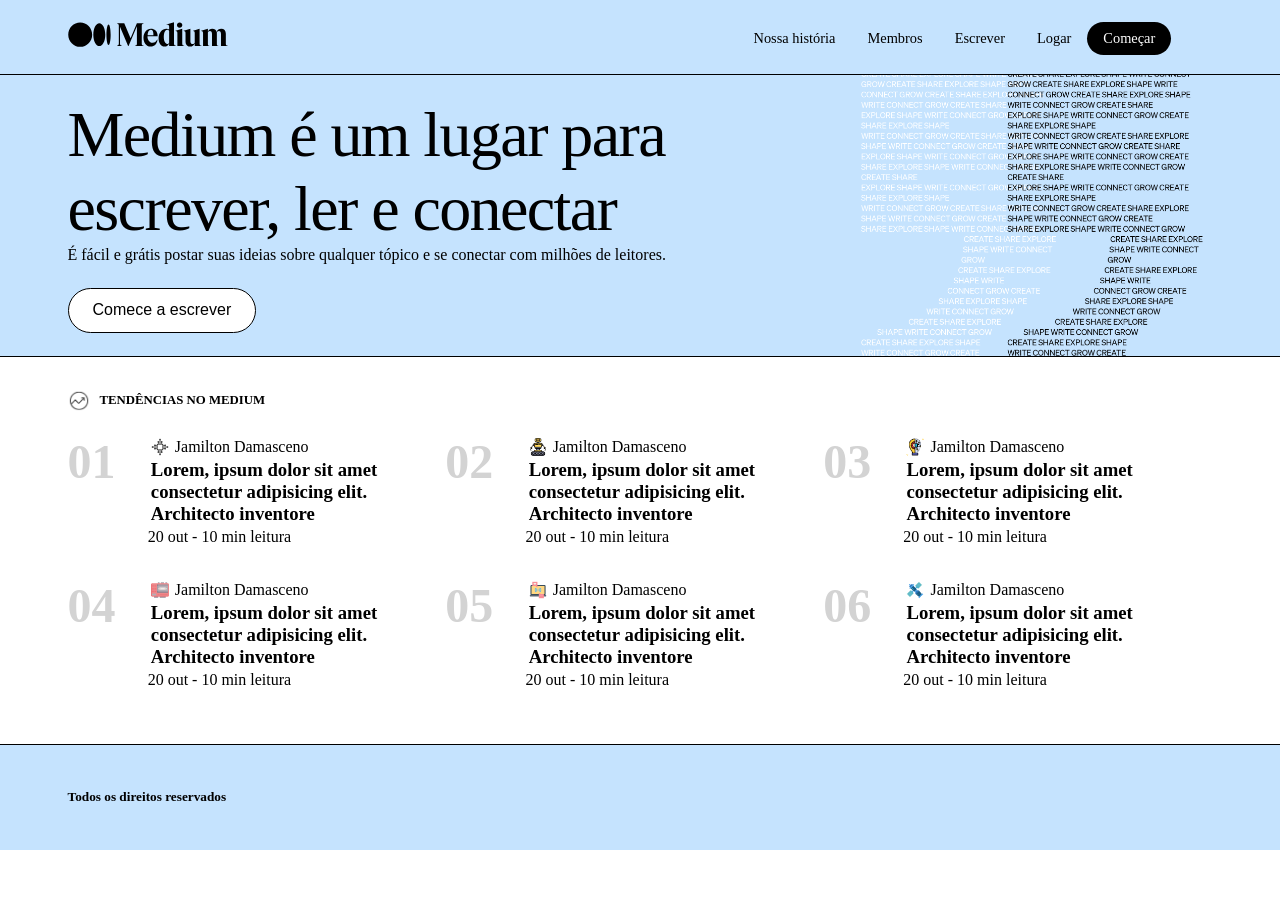
<file: CSS/avancado/projeto_medium/index.html>
<!DOCTYPE html>
<html lang="pt-BR">
<head>
    <meta charset="UTF-8">
    <meta http-equiv="X-UA-Compatible" content="IE=edge">
    <meta name="viewport" content="width=device-width, initial-scale=1.0">
    <title>Medium - Onde boas ideias encontram você!</title>
    <link rel="stylesheet" href="css/estilo.css">
</head>
<body>

    <div id="cabecalho"><!--Inicio cabecalho-->
        <div class="container"><!--Inicio container-->
            <img width="160" src="img/logo.svg" alt="Logo Medium">
            <ul id="menu">
                <li><a href="#">Nossa história</a></li>
                <li><a href="#">Membros</a></li>
                <li><a href="#">Escrever</a></li>
                <li><a href="#">Logar</a></li>
                <li class="destaque"><a href="#">Começar</a></li>
            </ul>
        </div><!--Fim container-->
    </div><!--Fim cabecalho-->

    <div id="destaque"><!--Inicio destaque-->
        <div class="container fundo-destaque">
            <div id="area-destaque">
                <h1>
                    Medium é um lugar para escrever,
                    ler e conectar
                </h1>
                <span>
                    É fácil e grátis postar suas ideias 
                    sobre qualquer tópico e se conectar 
                    com milhões de leitores.
                </span>
                <button>Comece a escrever</button>
            </div>
        </div>
    </div><!--Fim destaque-->

    <div class="container">

        <h2 class="titulo-tendencia">
            Tendências no Medium
        </h2>

        <div id="tendencias">
            
            <div class="item-tendencia">
                <span class="numero">01</span>
                <h4 class="icone imagem1">Jamilton Damasceno</h4>
                <h3>
                    Lorem, ipsum dolor sit amet consectetur adipisicing 
                    elit. Architecto inventore 
                </h3>
                <span>20 out - 10 min leitura</span>
            </div>

            <div class="item-tendencia">
                <span class="numero">02</span>
                <h4 class="icone imagem2">Jamilton Damasceno</h4>
                <h3>
                    Lorem, ipsum dolor sit amet consectetur adipisicing 
                    elit. Architecto inventore 
                </h3>
                <span>20 out - 10 min leitura</span>
            </div>

            <div class="item-tendencia">
                <span class="numero">03</span>
                <h4 class="icone imagem3">Jamilton Damasceno</h4>
                <h3>
                    Lorem, ipsum dolor sit amet consectetur adipisicing 
                    elit. Architecto inventore 
                </h3>
                <span>20 out - 10 min leitura</span>
            </div>

            <div class="item-tendencia">
                <span class="numero">04</span>
                <h4 class="icone imagem4">Jamilton Damasceno</h4>
                <h3>
                    Lorem, ipsum dolor sit amet consectetur adipisicing 
                    elit. Architecto inventore 
                </h3>
                <span>20 out - 10 min leitura</span>
            </div>

            <div class="item-tendencia">
                <span class="numero">05</span>
                <h4 class="icone imagem5">Jamilton Damasceno</h4>
                <h3>
                    Lorem, ipsum dolor sit amet consectetur adipisicing 
                    elit. Architecto inventore 
                </h3>
                <span>20 out - 10 min leitura</span>
            </div>

            <div class="item-tendencia">
                <span class="numero">06</span>
                <h4 class="icone imagem6">Jamilton Damasceno</h4>
                <h3>
                    Lorem, ipsum dolor sit amet consectetur adipisicing 
                    elit. Architecto inventore 
                </h3>
                <span>20 out - 10 min leitura</span>
            </div>

        </div>

    </div>

    <div id="rodape"><!--Início rodape -->
        <div class="container">
            <h5>Todos os direitos reservados</h5>
        </div>
    </div><!--Fim rodapé -->
    
</body>
</html>
</file>
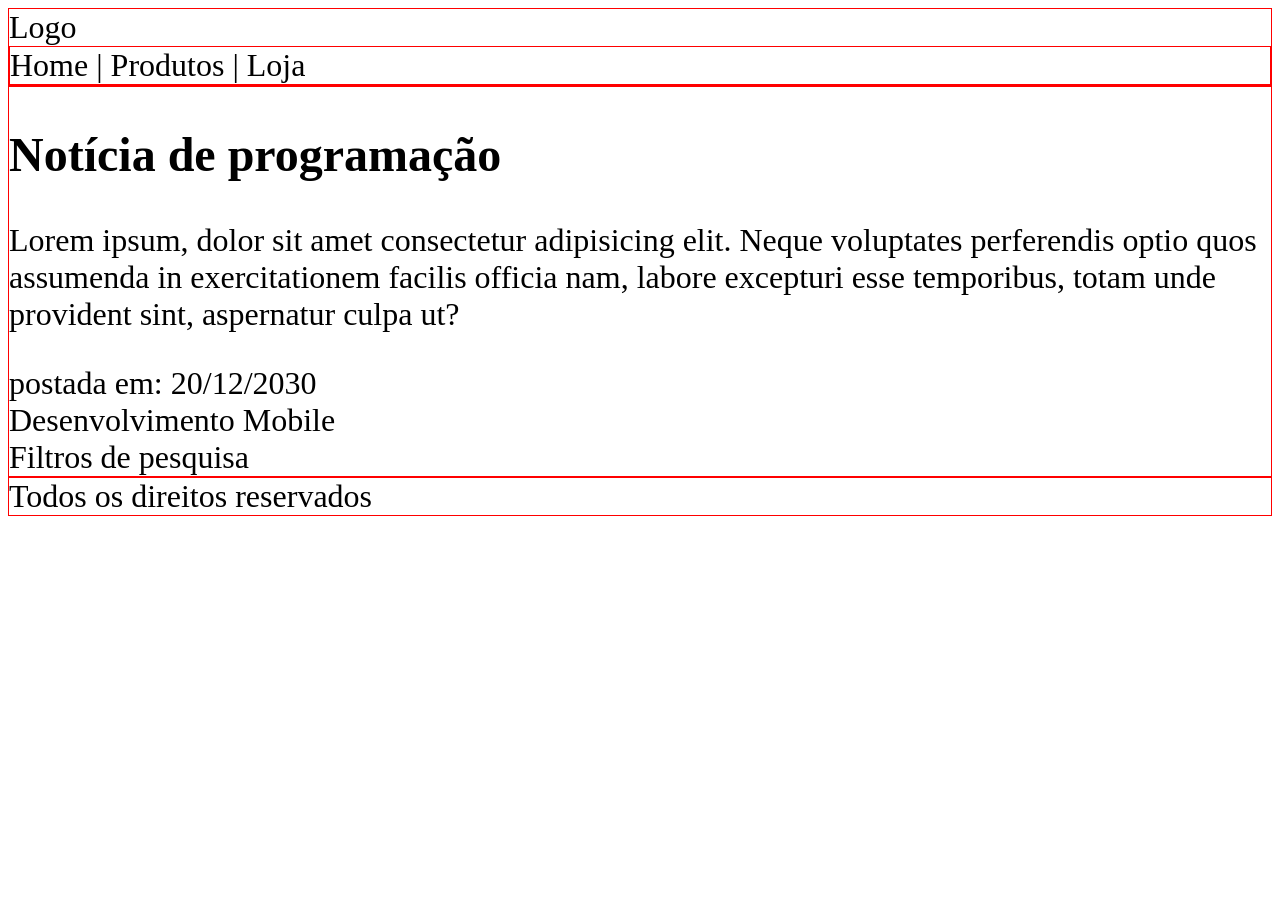
<file: CSS/avancado/semantica/index.html>
<!DOCTYPE html>
<html lang="en">
<head>
    <meta charset="UTF-8">
    <meta name="viewport" content="width=device-width, initial-scale=1.0">
    <title>Tags</title>
    <style>
        body {
            font-size: 2rem;
        }
        header, main, nav, footer {
            border: 1px solid red;
        }
    </style>
</head>
<body>
    
    <!-- 
    Article (artigos, postagens, notícias), 
    Section, Aside e Time  -->
    <header>
        Logo
        <nav> Home | Produtos | Loja </nav>
    </header>

    <main>
        
        <article>
            <h1>Notícia de programação</h1>
            <p>
                Lorem ipsum, dolor sit amet consectetur 
                adipisicing elit. Neque voluptates perferendis 
                optio quos assumenda in exercitationem facilis 
                officia nam, labore excepturi esse temporibus, 
                totam unde provident sint, aspernatur culpa ut?
            </p>
            postada em: <time>20/12/2030</time>
            <section>Desenvolvimento Mobile</section>

        </article>

        <aside>
            Filtros de pesquisa
        </aside>

    </main>

    <footer>
        Todos os direitos reservados
    </footer>

</body>
</html>
</file>
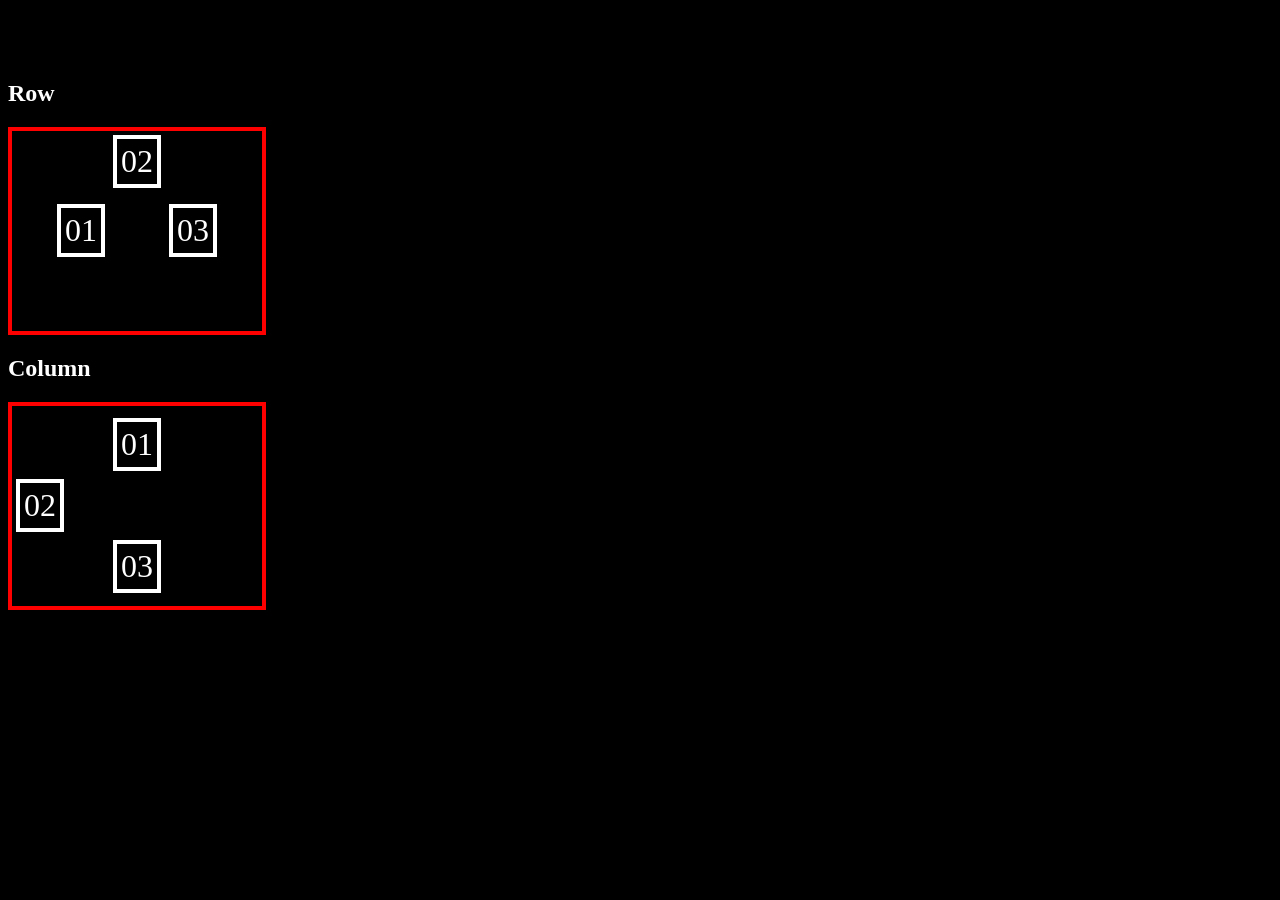
<file: CSS/flexbox/align_self/index.html>
<!DOCTYPE html>
<html lang="en">
<head>
    <meta charset="UTF-8">
    <meta name="viewport" content="width=device-width, initial-scale=1.0">
    <title>Flexbox</title>
    <style>
        body {
            background-color: black;
        }
        h2{
            color: white;
        }
        .container-flex {
            width: 250px;
            height: 200px;
            border: 4px solid red; 
            display: flex;
            flex-direction: row;
            justify-content: center;
            align-items: center;
        }
        .container-flex > div {
            font-size: 2rem;
            color: white;
            padding: 4px;
            margin: 4px;
            border: 4px solid white;    
        }
        .item{
            align-self: flex-start;
        }
        .coluna {
            flex-direction: column;
        }

    </style>
</head>
<body>
   <h1>Alinhamento</h1>
   
   <h2>Row</h2>
   <div class="container-flex">
        <div>01</div>
        <div class="item">02</div>
        <div>03</div>
        <!-- <div>04</div>
        <div>05</div>
        <div>06</div>
        <div>07</div>
        <div>08</div>
        <div>09</div>
        <div>10</div> -->
   </div>

   <h2>Column</h2>
   <div class="container-flex coluna">
        <div>01</div>
        <div class="item">02</div>
        <div>03</div>
        <!-- <div>04</div>
        <div>05</div>
        <div>06</div>
        <div>07</div>
        <div>08</div>
        <div>09</div>
        <div>10</div> -->
   </div>
   <br />
   <br />
   <br />
   <br />
   <br />
   <br />

   
</body>
</html>
</file>
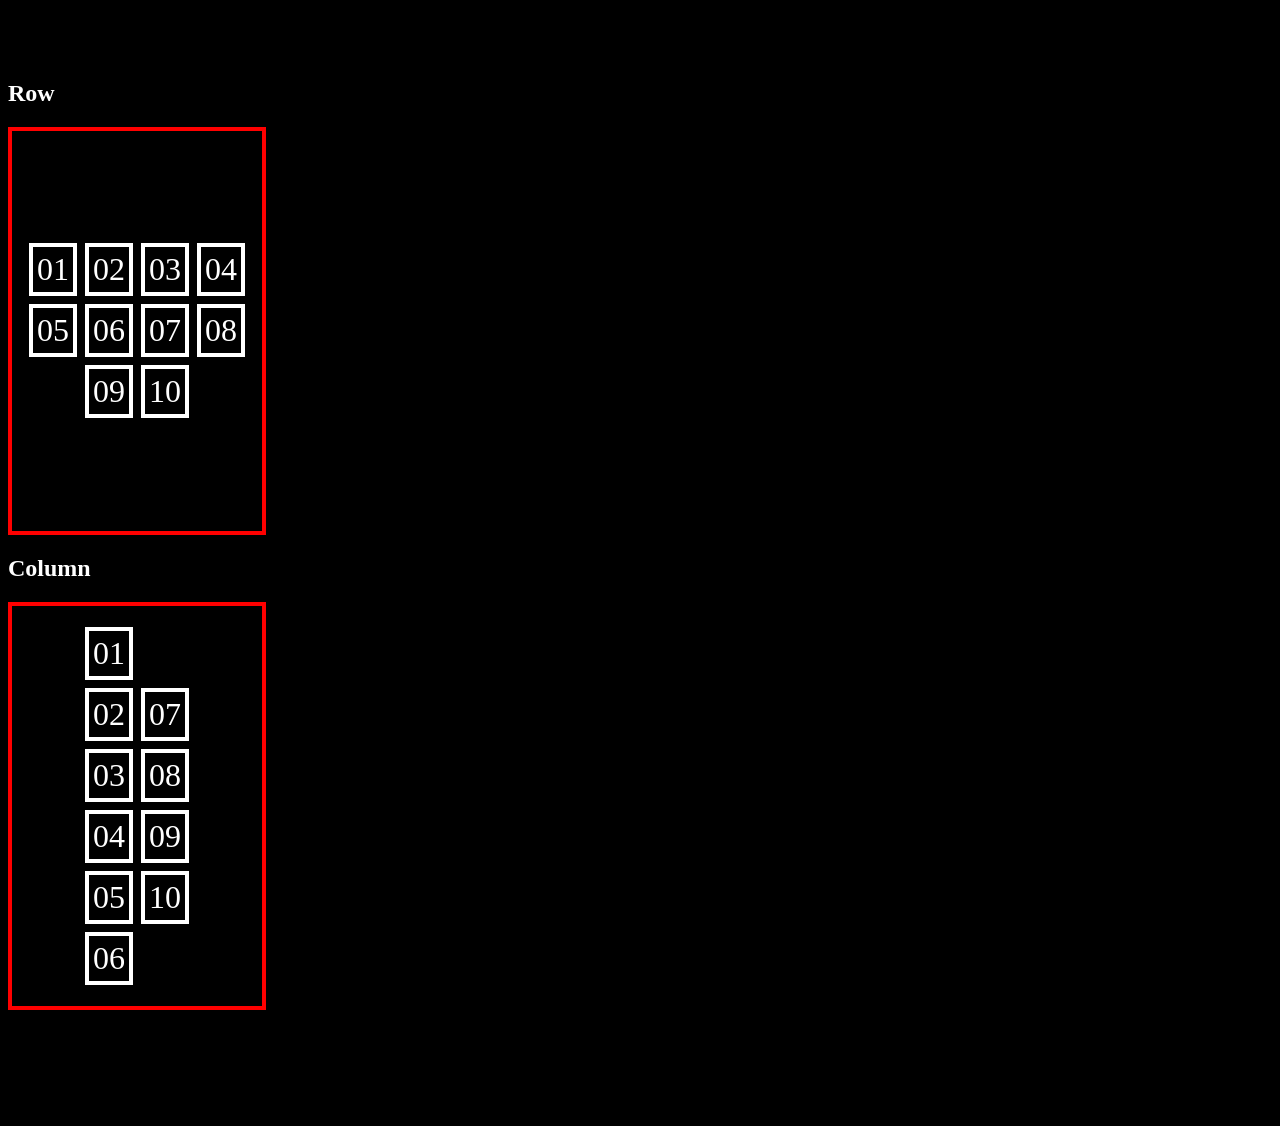
<file: CSS/flexbox/alinhamentos/index.html>
<!DOCTYPE html>
<html lang="en">
<head>
    <meta charset="UTF-8">
    <meta name="viewport" content="width=device-width, initial-scale=1.0">
    <title>Flexbox</title>
    <style>
        body {
            background-color: black;
        }
        h2{
            color: white;
        }
        .container-flex {
            width: 250px;
            height: 400px;
            border: 4px solid red; 
            display: flex;

            /*  Row-> MainAxis(Horizontal)
                Column-> MainAxis(Vertical) */
            flex-direction: row;

            /* flex-start, flex-end, center
            space-around, space-between,space-evenly */
            justify-content: center;/*MainAxis*/

            /* flex-start, flex-end, center
             */
            align-items: center;/*CrossAxis*/
            flex-wrap: wrap;
            align-content: center;
        }
        .container-flex > div {
            font-size: 2rem;
            color: white;
            padding: 4px;
            margin: 4px;
            border: 4px solid white;    
        }
        .texto-grande{
            font-size: 3rem;
        }
        .coluna {
            flex-direction: column;
        }

    </style>
</head>
<body>
   <h1>Alinhamento</h1>
   
   <h2>Row</h2>
   <div class="container-flex">
        <div>01</div>
        <div>02</div>
        <div>03</div>
        <div>04</div>
        <div>05</div>
        <div>06</div>
        <div>07</div>
        <div>08</div>
        <div>09</div>
        <div>10</div>
   </div>

   <h2>Column</h2>
   <div class="container-flex coluna">
        <div>01</div>
        <div>02</div>
        <div>03</div>
        <div>04</div>
        <div>05</div>
        <div>06</div>
        <div>07</div>
        <div>08</div>
        <div>09</div>
        <div>10</div>
   </div>
   <br />
   <br />
   <br />
   <br />
   <br />
   <br />

   
</body>
</html>
</file>
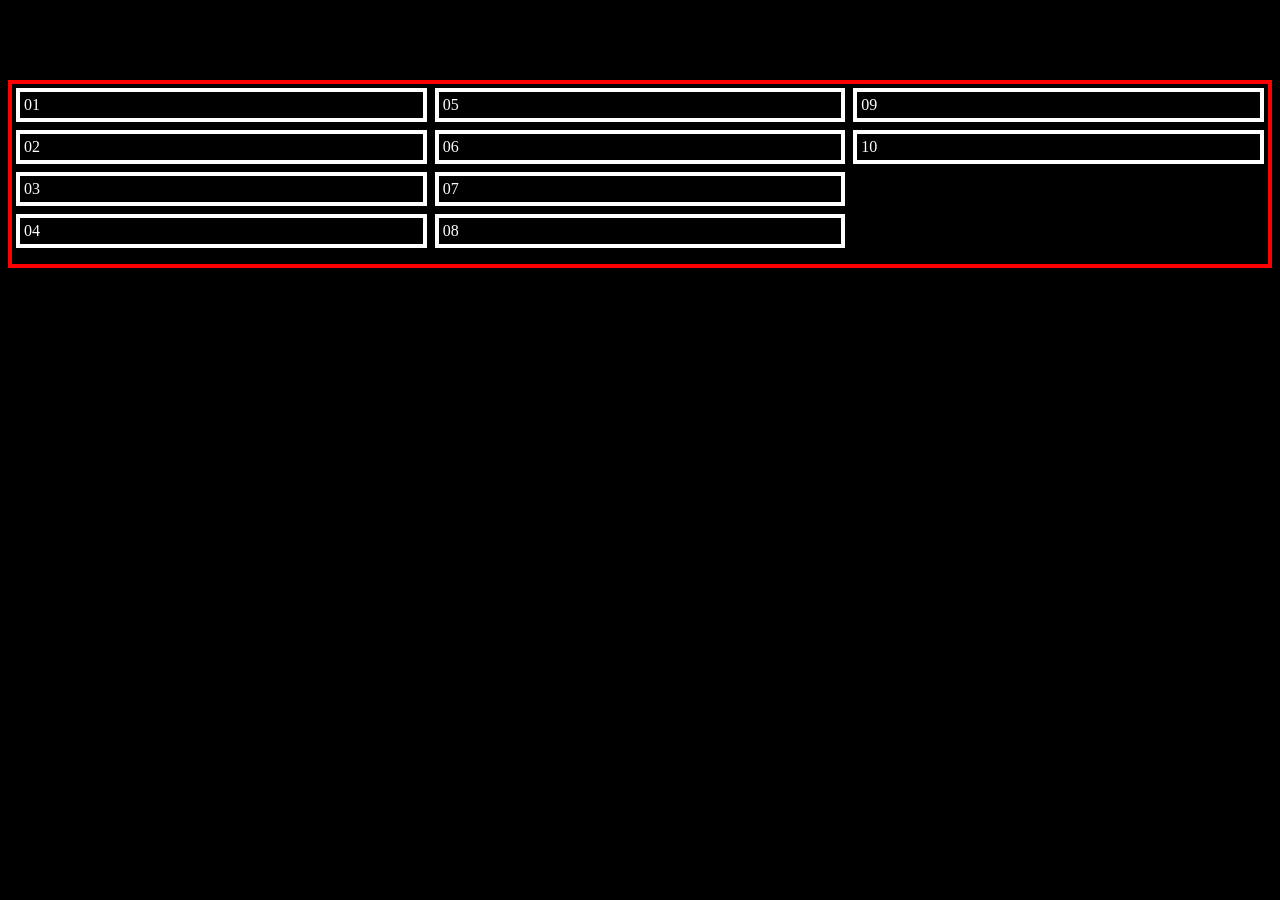
<file: CSS/flexbox/direction_wrap_flow/index.html>
<!DOCTYPE html>
<html lang="en">
<head>
    <meta charset="UTF-8">
    <meta name="viewport" content="width=device-width, initial-scale=1.0">
    <title>Flexbox</title>
    <style>
        body {
            background-color: black;
        }
        .container-flex {
            height: 180px;
            border: 4px solid red; 
            display: flex;
            /* overflow-x: scroll; */
            /* row, column, row-reverse,  */
            /* flex-direction: row; */
            /* wrap, wrap-reverse, nowrap,  */
            /* flex-wrap: wrap-reverse; */
            flex-flow: column wrap;
              
        }
        .container-flex > div {
            color: white;
            padding: 4px;
            margin: 4px;
            border: 4px solid white;    
        }

    </style>
</head>
<body>
   <h1>Display Flex</h1>
   
   <div class="container-flex">
        <div>01</div>
        <div>02</div>
        <div>03</div>
        <div>04</div>
        <div>05</div>
        <div>06</div>
        <div>07</div>
        <div>08</div>
        <div>09</div>
        <div>10</div>
   </div>
   
</body>
</html>
</file>
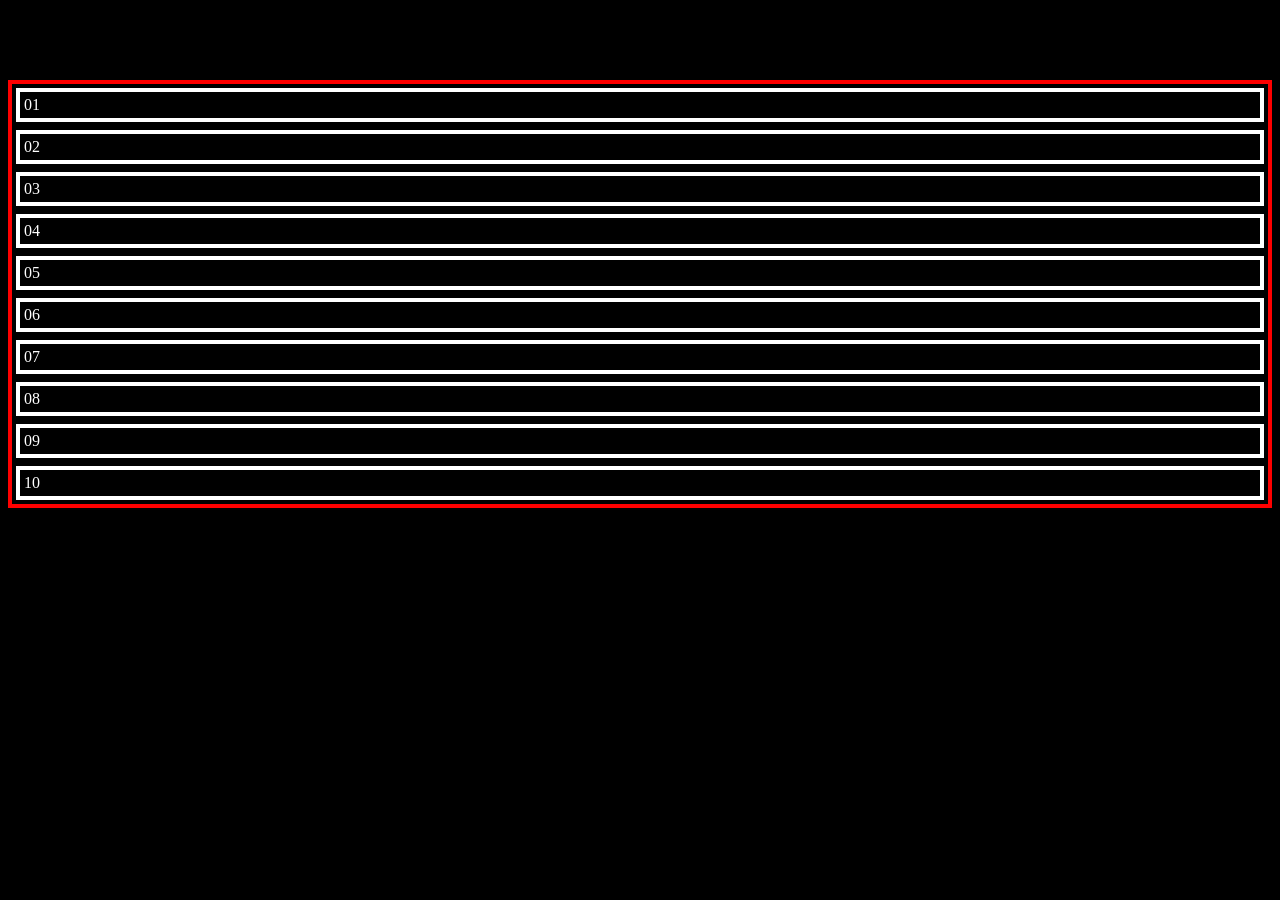
<file: CSS/flexbox/display_flex/index.html>
<!DOCTYPE html>
<html lang="en">

<head>
    <meta charset="UTF-8">
    <meta name="viewport" content="width=device-width, initial-scale=1.0">
    <title>Flexbox</title>
    <style>
        body{
            background-color: black;
        }

        .container-flex {
            border: 4px solid red;
            display: flex;
            flex-direction: column;
        }

        .container-flex > div {
            color: white;
            padding: 4px;
            margin: 4px;
            border: 4px solid white;
        }
    </style>
</head>

<body>
    <h1>display flex</h1>

    <div class="container-flex">
        <div>01</div>
        <div>02</div>
        <div>03</div>
        <div>04</div>
        <div>05</div>
        <div>06</div>
        <div>07</div>
        <div>08</div>
        <div>09</div>
        <div>10</div>
    </div>

</body>

</html>
</file>
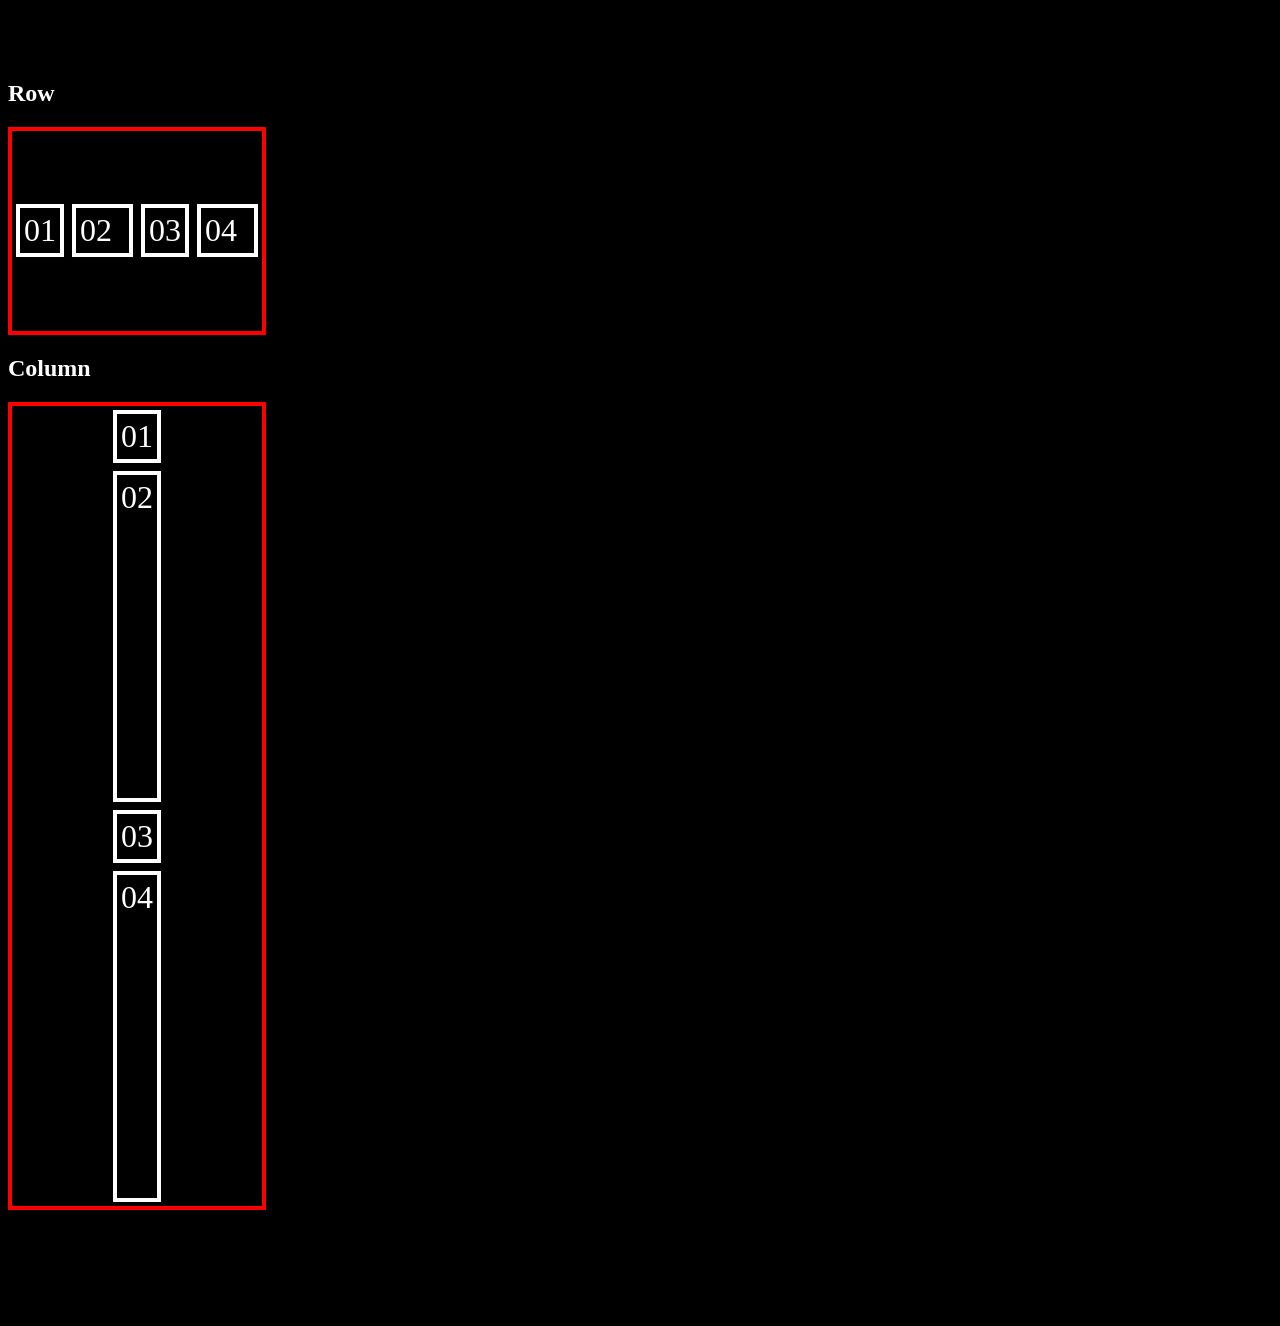
<file: CSS/flexbox/flex/index.html>
<!DOCTYPE html>
<html lang="en">
<head>
    <meta charset="UTF-8">
    <meta name="viewport" content="width=device-width, initial-scale=1.0">
    <title>Flexbox</title>
    <style>
        body {
            background-color: black;
        }
        h2{
            color: white;
        }
        .container-flex {
            width: 250px;
            height: 200px;
            border: 4px solid red; 
            display: flex;
            flex-direction: row;
            justify-content: flex-start;
            align-items: center;
        }
        .container-flex > div {
            font-size: 2rem;
            color: white;
            padding: 4px;
            margin: 4px;
            border: 4px solid white;
        }
        .coluna {
            height: 800px;
            flex-direction: column;
        }
        .item2, .item4{
            /* flex-shrink: 1;
            flex-grow: 1;
            flex-basis: 200px; */
            flex: 1 1 200px;
        }
        .item1m .item3{
            /* flex-shrink: 2;
            flex-grow: 2;
            flex-basis: 200px; */
            flex: 2 2 200px;
        }

    </style>
</head>
<body>
   <h1>Alinhamento</h1>
   
   <h2>Row</h2>
   <div class="container-flex">
        <div class="item1">01</div>
        <div class="item2">02</div>
        <div class="item3">03</div>
        <div class="item4">04</div>
        <!--<div>05</div>
        <div>06</div>
        <div>07</div>
        <div>08</div>
        <div>09</div>
        <div>10</div> -->
   </div>

   <h2>Column</h2>
   <div class="container-flex coluna">
        <div class="item1">01</div>
        <div class="item2">02</div>
        <div class="item3">03</div>        
        <div class="item4">04</div>
        <!-- 
        <div>05</div>
        <div>06</div>
        <div>07</div>
        <div>08</div>
        <div>09</div>
        <div>10</div> -->
   </div>
   <br />
   <br />
   <br />
   <br />
   <br />
   <br />

   
</body>
</html>
</file>
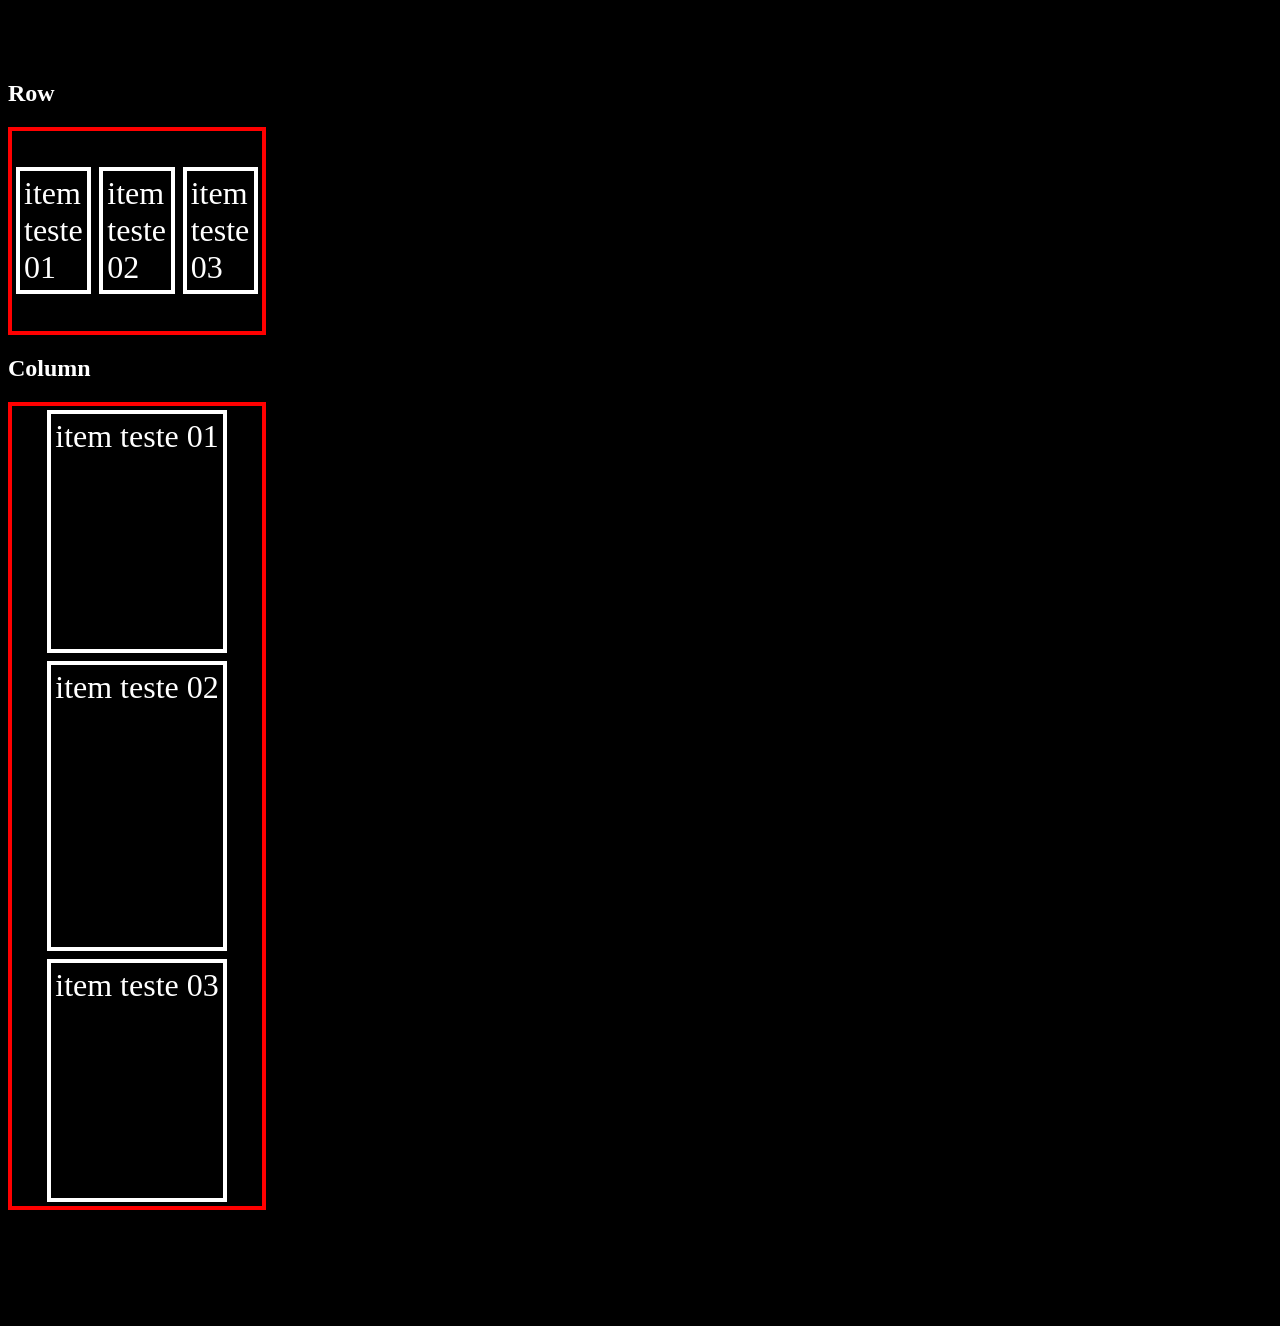
<file: CSS/flexbox/flex_grow/index.html>
<!DOCTYPE html>
<html lang="en">
<head>
    <meta charset="UTF-8">
    <meta name="viewport" content="width=device-width, initial-scale=1.0">
    <title>Flexbox</title>
    <style>
        body {
            background-color: black;
        }
        h2{
            color: white;
        }
        .container-flex {
            width: 250px;
            height: 200px;
            border: 4px solid red; 
            display: flex;
            flex-direction: row;
            justify-content: flex-start;
            align-items: center;
        }
        .container-flex > div {
            font-size: 2rem;
            color: white;
            padding: 4px;
            margin: 4px;
            border: 4px solid white;
            flex-basis: 180px;
        }
        .coluna {
            height: 800px;
            flex-direction: column;
        }
        .item1, .item3{
            flex-grow: 1;
        }
        .item2{
            flex-grow: 2;
        }

    </style>
</head>
<body>
   <h1>Alinhamento</h1>
   
   <h2>Row</h2>
   <div class="container-flex">
        <div class="item1">item teste 01</div>
        <div class="item2">item teste 02</div>
        <div class="item3">item teste 03</div>
        <!-- <div>04</div>
        <div>05</div>
        <div>06</div>
        <div>07</div>
        <div>08</div>
        <div>09</div>
        <div>10</div> -->
   </div>

   <h2>Column</h2>
   <div class="container-flex coluna">
        <div class="item1">item teste 01</div>
        <div class="item2">item teste 02</div>
        <div class="item3">item teste 03</div>
        <!-- <div>04</div>
        <div>05</div>
        <div>06</div>
        <div>07</div>
        <div>08</div>
        <div>09</div>
        <div>10</div> -->
   </div>
   <br />
   <br />
   <br />
   <br />
   <br />
   <br />

   
</body>
</html>
</file>
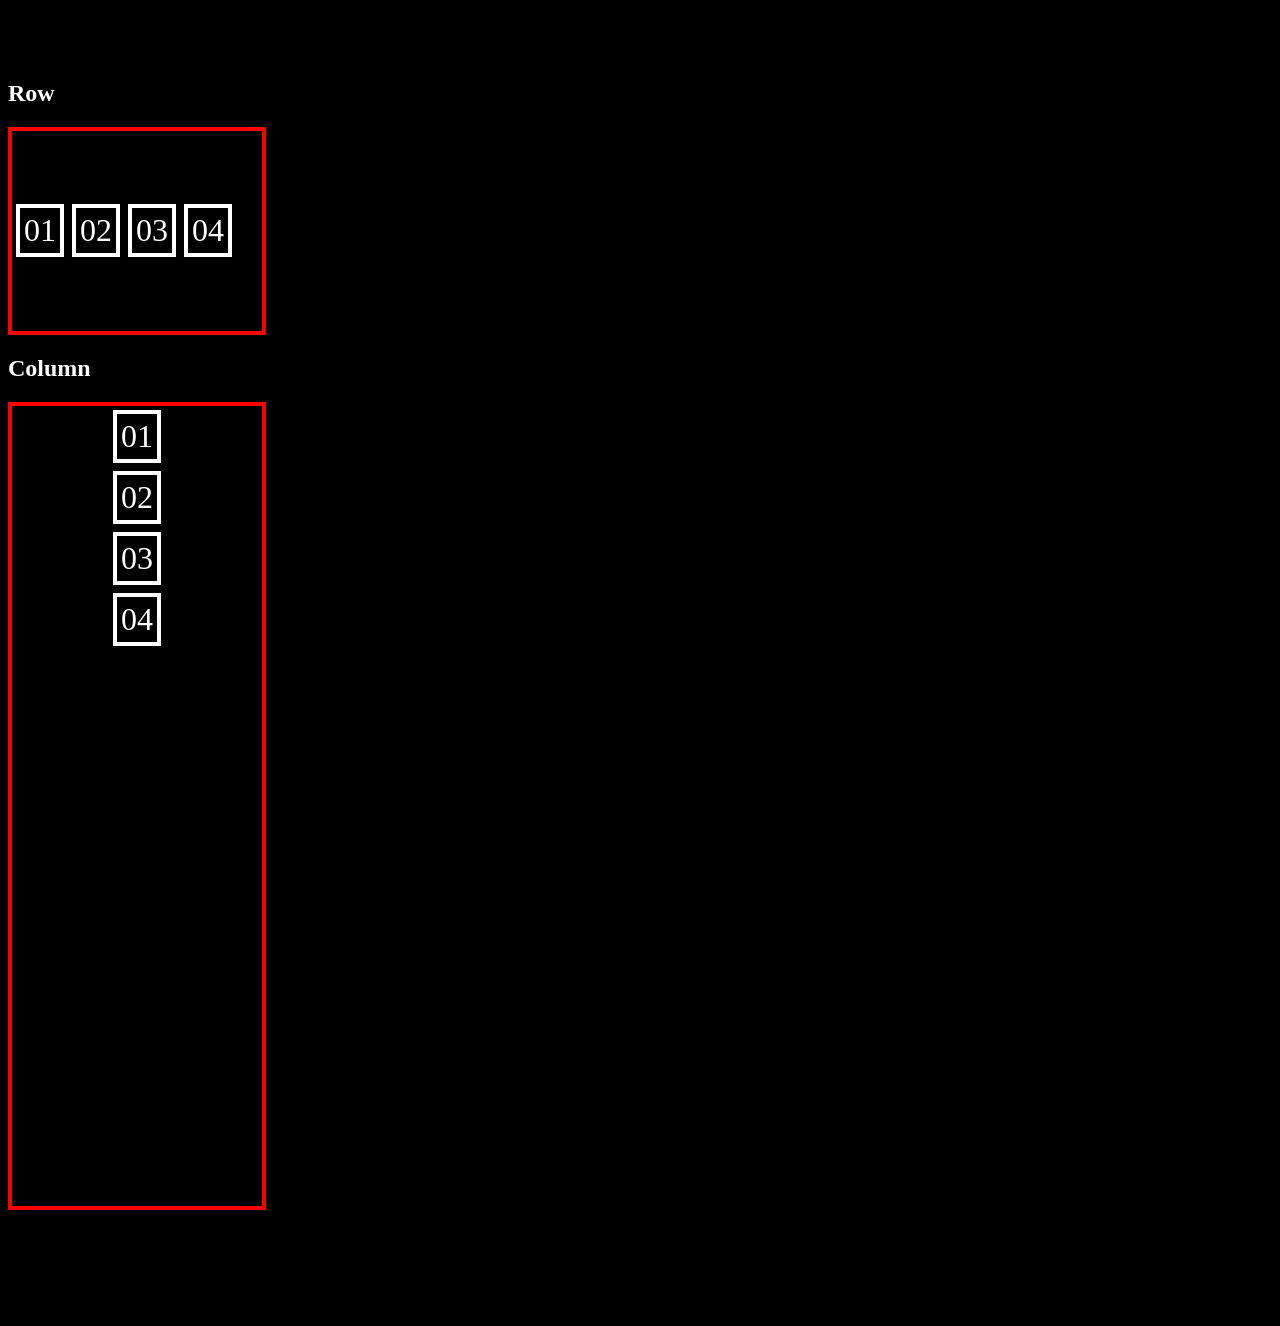
<file: CSS/flexbox/flex_shrink/index.html>
<!DOCTYPE html>
<html lang="en">
<head>
    <meta charset="UTF-8">
    <meta name="viewport" content="width=device-width, initial-scale=1.0">
    <title>Flexbox</title>
    <style>
        body {
            background-color: black;
        }
        h2{
            color: white;
        }
        .container-flex {
            width: 250px;
            height: 200px;
            border: 4px solid red; 
            display: flex;
            flex-direction: row;
            justify-content: flex-start;
            align-items: center;
        }
        .container-flex > div {
            font-size: 2rem;
            color: white;
            padding: 4px;
            margin: 4px;
            border: 4px solid white;
        }
        .coluna {
            height: 800px;
            flex-direction: column;
        }
        .item2, .item4{
            flex-shrink: 1;
        }
        .item1m .item3{
            flex-shrink: 2;
        }

    </style>
</head>
<body>
   <h1>Alinhamento</h1>
   
   <h2>Row</h2>
   <div class="container-flex">
        <div class="item1">01</div>
        <div class="item2">02</div>
        <div class="item3">03</div>
        <div class="item4">04</div>
        <!--<div>05</div>
        <div>06</div>
        <div>07</div>
        <div>08</div>
        <div>09</div>
        <div>10</div> -->
   </div>

   <h2>Column</h2>
   <div class="container-flex coluna">
        <div class="item1">01</div>
        <div class="item2">02</div>
        <div class="item3">03</div>        
        <div class="item4">04</div>
        <!-- 
        <div>05</div>
        <div>06</div>
        <div>07</div>
        <div>08</div>
        <div>09</div>
        <div>10</div> -->
   </div>
   <br />
   <br />
   <br />
   <br />
   <br />
   <br />

   
</body>
</html>
</file>
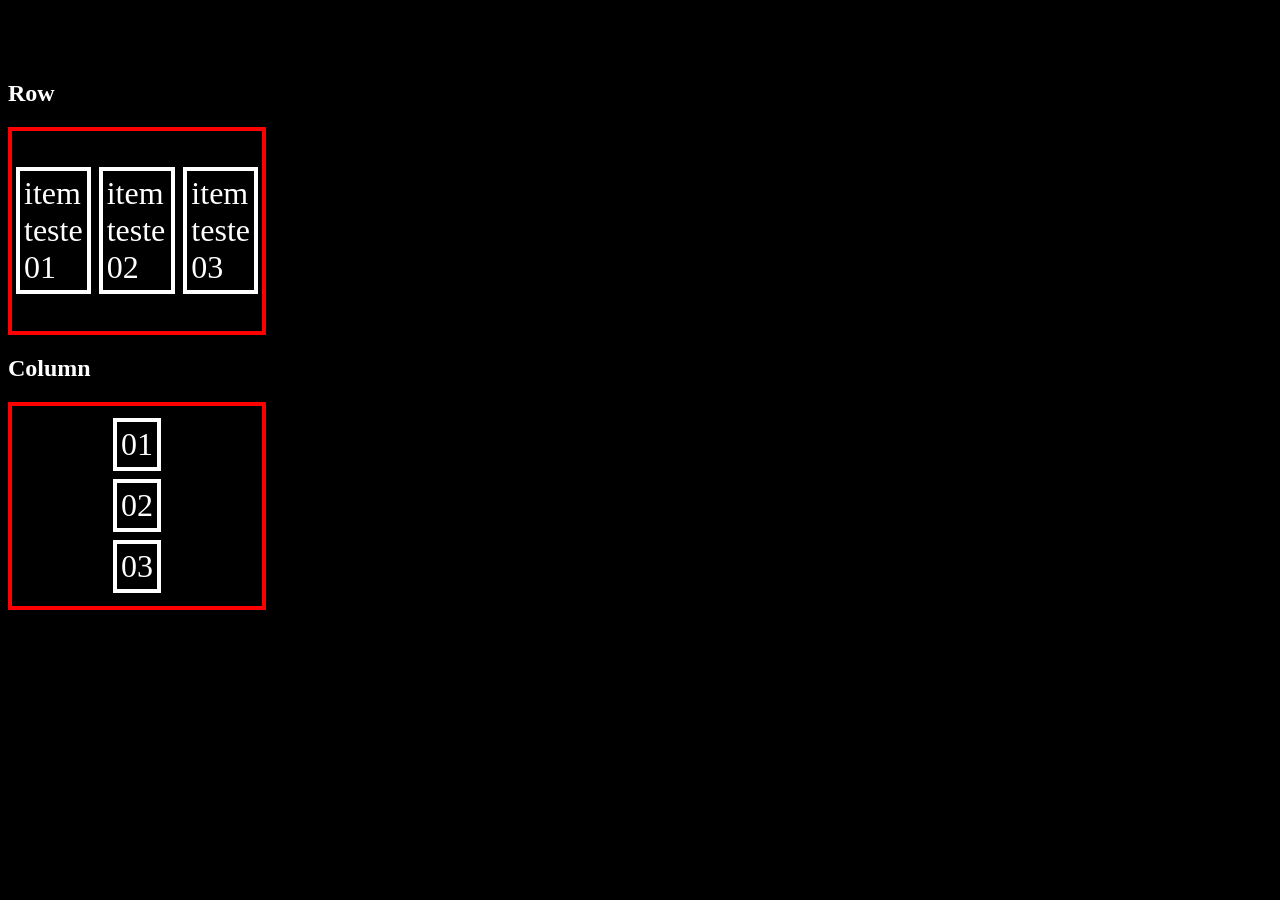
<file: CSS/flexbox/flexbasis/index.html>
<!DOCTYPE html>
<html lang="en">
<head>
    <meta charset="UTF-8">
    <meta name="viewport" content="width=device-width, initial-scale=1.0">
    <title>Flexbox</title>
    <style>
        body {
            background-color: black;
        }
        h2{
            color: white;
        }
        .container-flex {
            width: 250px;
            height: 200px;
            border: 4px solid red; 
            display: flex;
            flex-direction: row;
            justify-content: center;
            align-items: center;
        }
        .container-flex > div {
            font-size: 2rem;
            color: white;
            padding: 4px;
            margin: 4px;
            border: 4px solid white;    
        }
        .coluna {
            flex-direction: column;
        }
        .item1, .item3{
            flex-basis: auto;
        }
        .item2{
            flex-basis: 220px;
        }

    </style>
</head>
<body>
   <h1>Alinhamento</h1>
   
   <h2>Row</h2>
   <div class="container-flex">
        <div class="item1">item teste 01</div>
        <div class="item2">item teste 02</div>
        <div class="item3">item teste 03</div>
        <!-- <div>04</div>
        <div>05</div>
        <div>06</div>
        <div>07</div>
        <div>08</div>
        <div>09</div>
        <div>10</div> -->
   </div>

   <h2>Column</h2>
   <div class="container-flex coluna">
        <div>01</div>
        <div>02</div>
        <div>03</div>
        <!-- <div>04</div>
        <div>05</div>
        <div>06</div>
        <div>07</div>
        <div>08</div>
        <div>09</div>
        <div>10</div> -->
   </div>
   <br />
   <br />
   <br />
   <br />
   <br />
   <br />

   
</body>
</html>
</file>
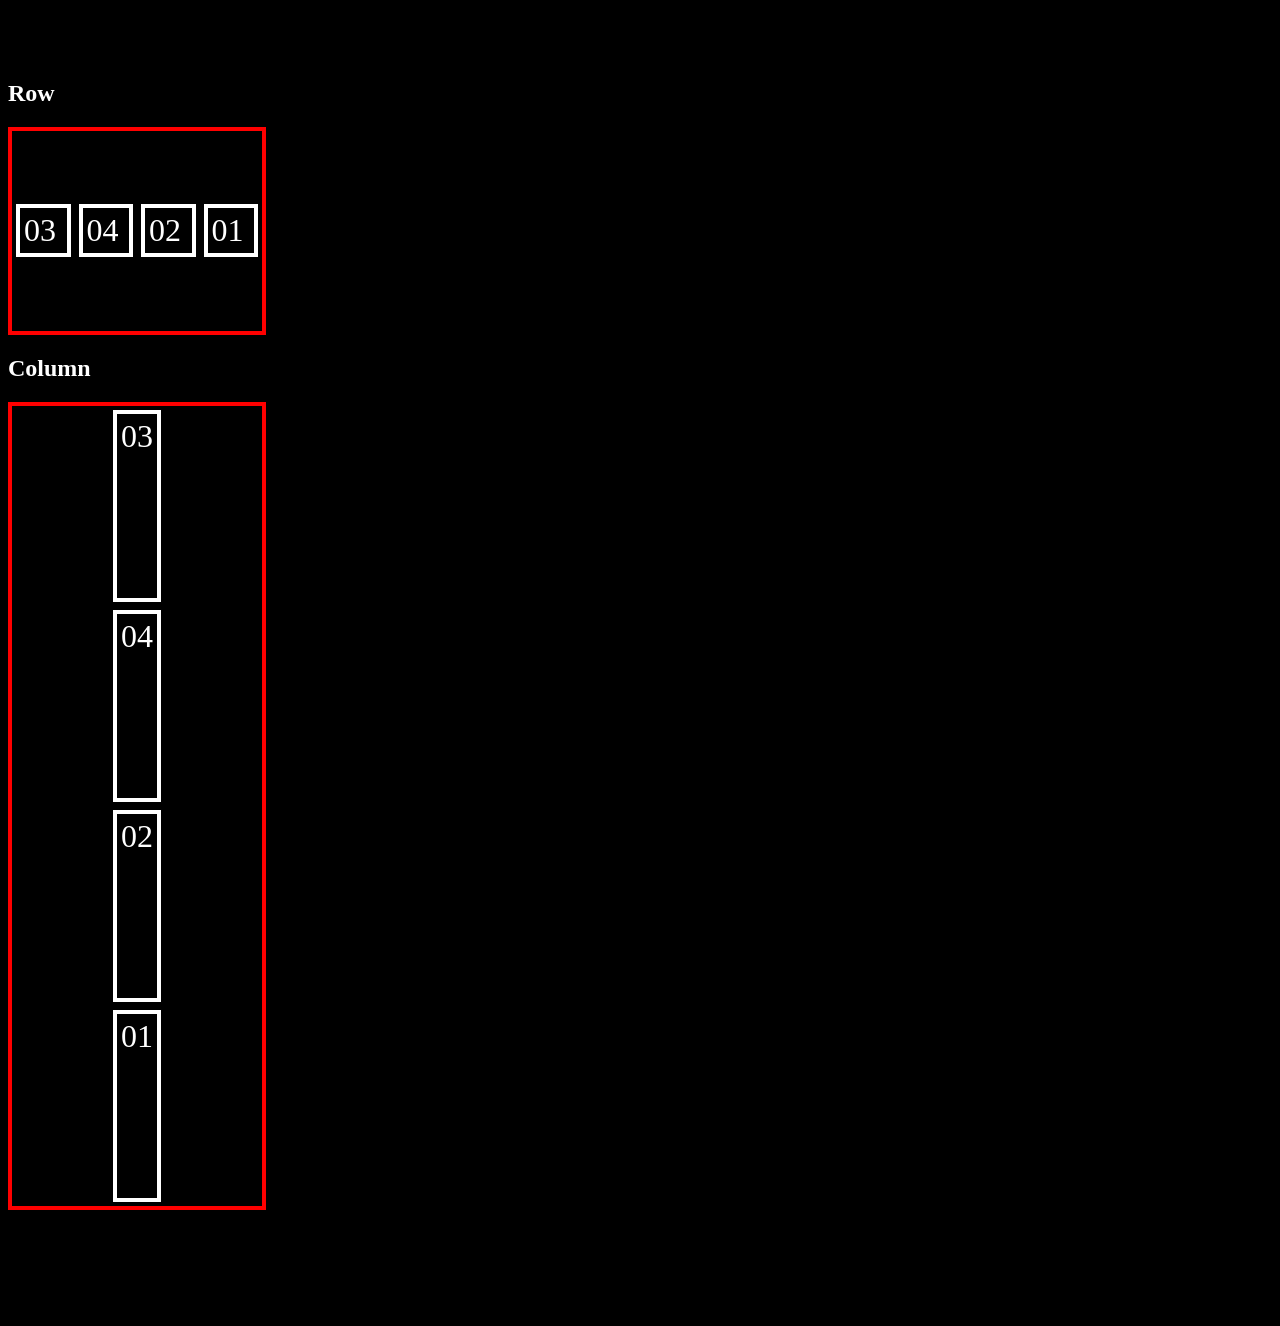
<file: CSS/flexbox/order/index.html>
<!DOCTYPE html>
<html lang="en">
<head>
    <meta charset="UTF-8">
    <meta name="viewport" content="width=device-width, initial-scale=1.0">
    <title>Flexbox</title>
    <style>
        body {
            background-color: black;
        }
        h2{
            color: white;
        }
        .container-flex {
            width: 250px;
            height: 200px;
            border: 4px solid red; 
            display: flex;
            flex-direction: row;
            justify-content: flex-start;
            align-items: center;
        }
        .container-flex > div {
            font-size: 2rem;
            color: white;
            padding: 4px;
            margin: 4px;
            border: 4px solid white;
            flex-grow: 1;
        }
        .coluna {
            height: 800px;
            flex-direction: column;
        }
        .item1{
            order: 2;
        }
        .item2{
            order: 1;
        }
        .item3{
            order: -3;
        }
        .item4{
            order: -1;
        }
    </style>
</head>
<body>
   <h1>Alinhamento</h1>
   
   <h2>Row</h2>
   <div class="container-flex">
        <div class="item1">01</div>
        <div class="item2">02</div>
        <div class="item3">03</div>
        <div class="item4">04</div>
        <!--<div>05</div>
        <div>06</div>
        <div>07</div>
        <div>08</div>
        <div>09</div>
        <div>10</div> -->
   </div>

   <h2>Column</h2>
   <div class="container-flex coluna">
        <div class="item1">01</div>
        <div class="item2">02</div>
        <div class="item3">03</div>        
        <div class="item4">04</div>
        <!-- 
        <div>05</div>
        <div>06</div>
        <div>07</div>
        <div>08</div>
        <div>09</div>
        <div>10</div> -->
   </div>
   <br />
   <br />
   <br />
   <br />
   <br />
   <br />

   
</body>
</html>
</file>
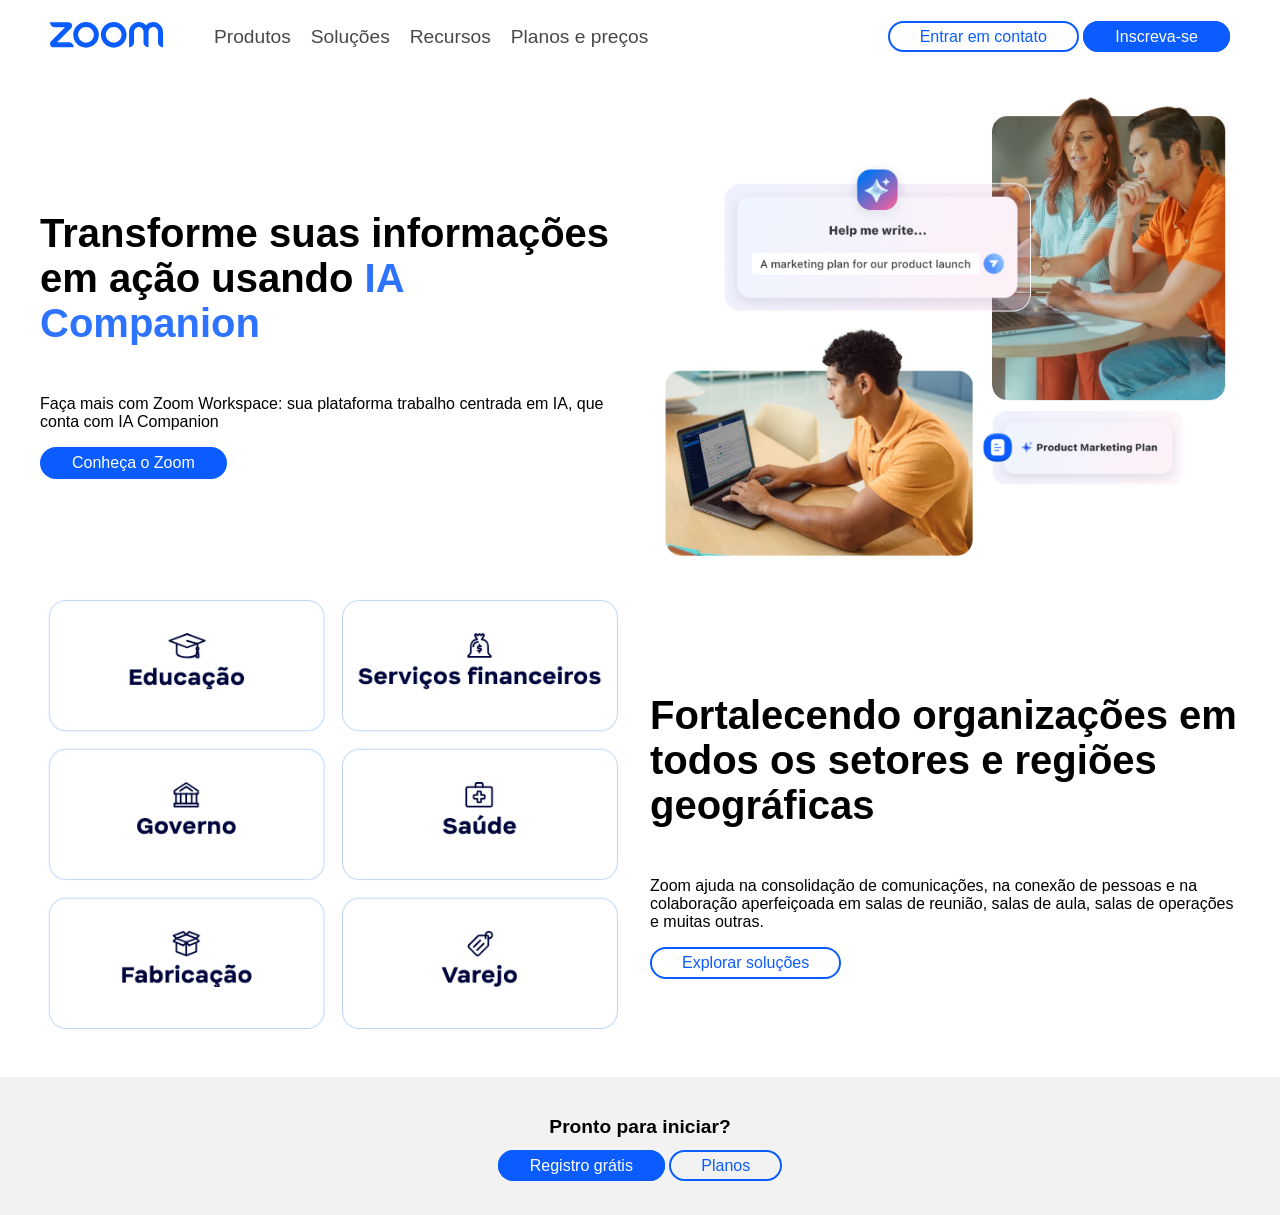
<file: CSS/grid/zoom/index.html>
<!DOCTYPE html>
<html lang="en">
<head>
    <meta charset="UTF-8">
    <meta name="viewport" 
    content="width=device-width, initial-scale=1.0">
    <title>Zoom Menu</title>
    <link rel="stylesheet" href="estilo.css">
</head>
<body>
    
    <div class="container">

        <header>
            <a href="#">
                <img src="img/logo.svg" alt="Logo Zoom">
            </a>
    
            <nav>
                <ul>
                    <li><a href="">Produtos</a></li>
                    <li><a href="">Soluções</a></li>
                    <li><a href="">Recursos</a></li>
                    <li><a href="">Planos e preços</a></li>
                </ul>
            </nav>
        
            <div>
                <a class="botao" href="#">Entrar em contato</a>
                <a class="botao destaque" href="#">Inscreva-se</a>
            </div>
        </header>

        <!-- Seção Capa Conteúdos -->
         <section id="capa-conteudo">
            <h1>
                Transforme suas informações em ação usando 
                <span class="texto-destaque">IA Companion</span>
            </h1>
            <p>
                Faça mais com Zoom Workspace: sua plataforma 
                trabalho centrada em IA, que conta com 
                IA Companion
            </p>
            <a class="botao destaque" href="#">Conheça o Zoom</a>
         </section>

        <!-- Seção Capa imagem -->
        <section id="capa-imagem">
            <img src="img/capa.png" alt="capa imagem">
        </section>

        <!-- Seção organizações Imagem -->
        <section id="organizacao-imagem">
            <img src="img/organizacoes.png" alt="capa imagem">
        </section>

        <!-- Seção organizações Conteúdos -->
        <section id="organizacao-conteudo">
            <h1>
                Fortalecendo organizações em 
                todos os setores e regiões geográficas
            </h1>
            <p>
                Zoom ajuda na consolidação de comunicações, 
                na conexão de pessoas e na colaboração aperfeiçoada 
                em salas de reunião, salas de aula, 
                salas de operações e muitas outras.
            </p>
            <a class="botao" href="#">Explorar soluções</a>
         </section>
    
    </div><!-- fim div container -->

    <!-- Rodape -->
     <footer>
        <h3>Pronto para iniciar?</h3>
        <a class="botao destaque" href="#">Registro grátis</a>
        <a class="botao" href="#">Planos</a>
     </footer>

</body>
</html>
</file>
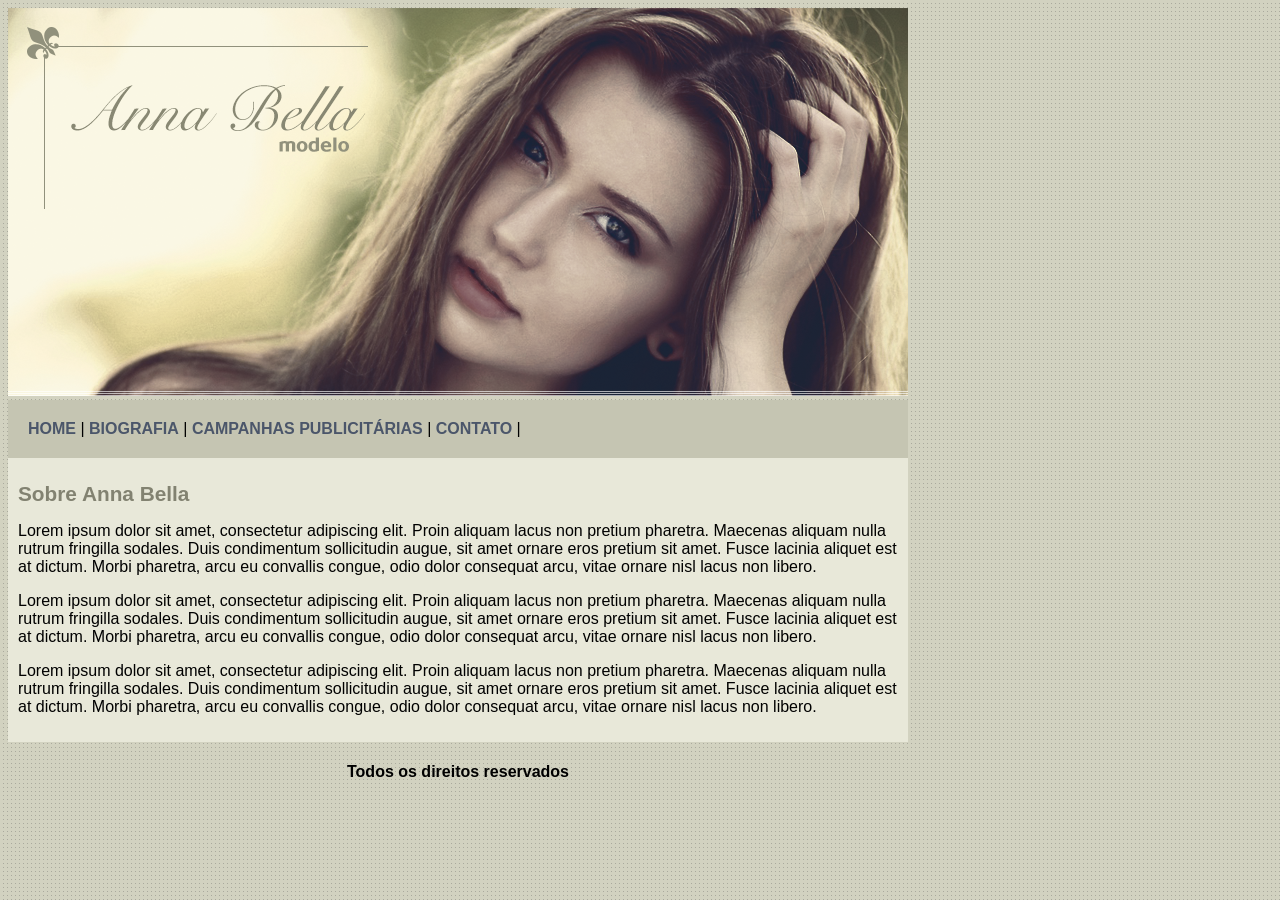
<file: CSS/intermediario/projeto_anna_bella/index.html>
<!DOCTYPE html>
<html lang="en">
<head>
    <meta charset="UTF-8">
    <meta name="viewport" content="width=device-width, initial-scale=1.0">
    <title>Anna Bella</title>
    <link rel="stylesheet" href="estilo.css">
</head>
<body>

    <div id="principal">

        <img src="img/capa.png" alt="">

        <div id="menu">
            <a href="index.html">HOME</a> |
            <a href="biografia.html">BIOGRAFIA</a> |
            <a href="campanhas.html">CAMPANHAS PUBLICITÁRIAS</a> |
            <a href="contato.html">CONTATO</a> |
        </div>

        <div id="conteudo">
            
            <h1>Sobre Anna Bella</h1>

            <p>
                Lorem ipsum dolor sit amet, consectetur adipiscing elit. 
                Proin aliquam lacus non pretium pharetra. Maecenas 
                aliquam nulla rutrum fringilla sodales. 
                Duis condimentum sollicitudin augue, sit amet 
                ornare eros pretium sit amet. Fusce lacinia aliquet 
                est at dictum. Morbi pharetra, arcu eu convallis congue, 
                odio dolor consequat arcu, vitae ornare nisl lacus non libero.
            </p>

            <p>
                Lorem ipsum dolor sit amet, consectetur adipiscing elit. 
                Proin aliquam lacus non pretium pharetra. Maecenas 
                aliquam nulla rutrum fringilla sodales. 
                Duis condimentum sollicitudin augue, sit amet 
                ornare eros pretium sit amet. Fusce lacinia aliquet 
                est at dictum. Morbi pharetra, arcu eu convallis congue, 
                odio dolor consequat arcu, vitae ornare nisl lacus non libero.
            </p>

            <p>
                Lorem ipsum dolor sit amet, consectetur adipiscing elit. 
                Proin aliquam lacus non pretium pharetra. Maecenas 
                aliquam nulla rutrum fringilla sodales. 
                Duis condimentum sollicitudin augue, sit amet 
                ornare eros pretium sit amet. Fusce lacinia aliquet 
                est at dictum. Morbi pharetra, arcu eu convallis congue, 
                odio dolor consequat arcu, vitae ornare nisl lacus non libero.
            </p>

        </div><!-- Conteúdo -->

        <div id="rodape">
            <h4>Todos os direitos reservados</h4>
        </div>

    </div><!-- Principal -->
    
</body>
</html>
</file>
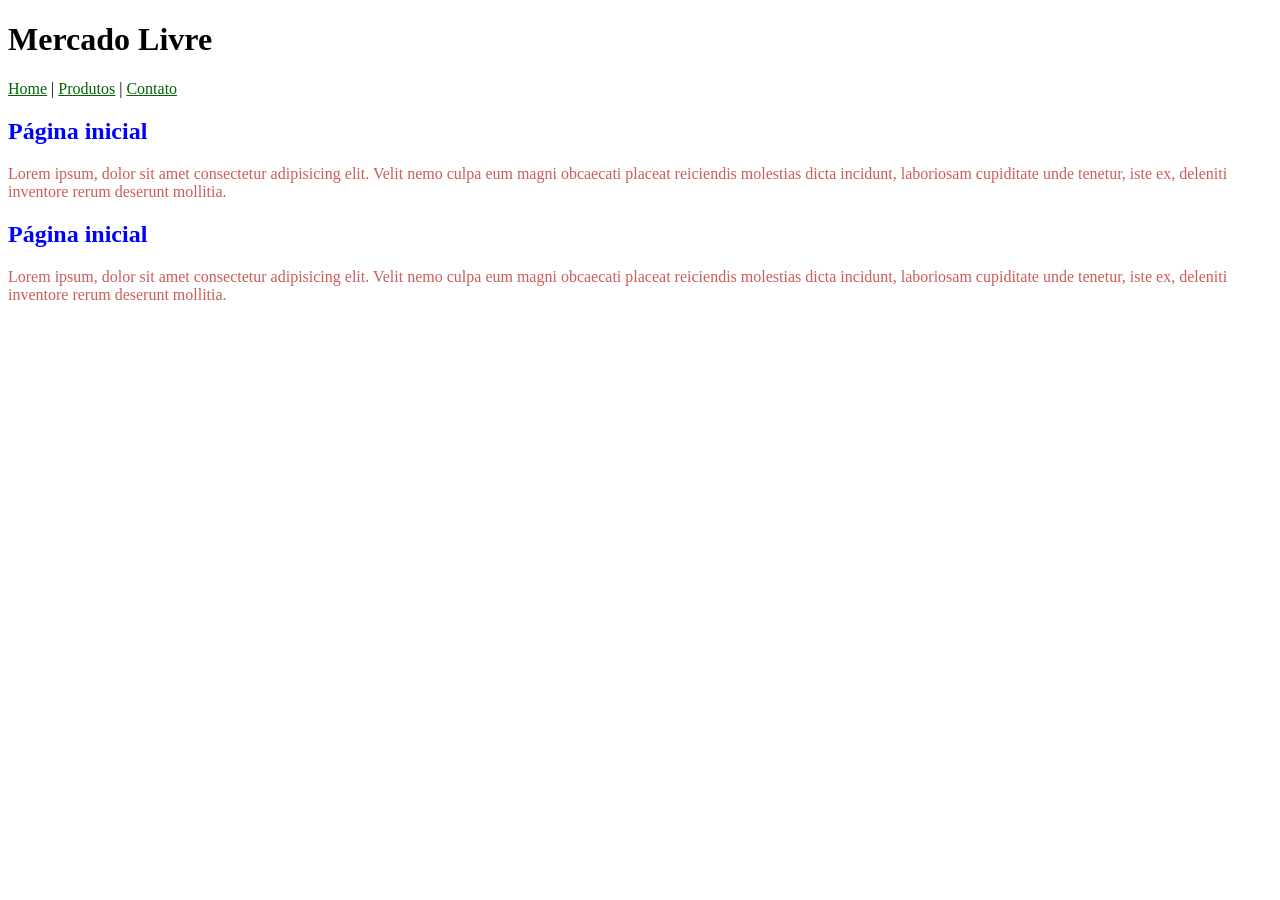
<file: CSS/introducao/aplicando/index.html>
<!DOCTYPE html>
<html lang="en">
<head>
    <meta charset="UTF-8">
    <meta http-equiv="X-UA-Compatible" content="IE=edge">
    <meta name="viewport" content="width=device-width, initial-scale=1.0">
    <title>Página principal</title>

    <!--
        Inline CSS (CSS na linha)
        Internal CSS (CSS Interna)
        External CSS (CSS Externa)
    -->
    <link rel="stylesheet" href="css/estilo.css">
    
    <style>
        /*
        h2 {
            color: red;
        }
        */
        
    </style>

</head>
<body>
    
    <h1>Mercado Livre</h1>
    <a href="index.html">Home</a> |
    <a href="produtos.html">Produtos</a> |
    <a href="contato.html">Contato</a>

    <h2>Página inicial</h2>
    <p>
        Lorem ipsum, dolor sit amet consectetur adipisicing elit. 
        Velit nemo culpa eum magni obcaecati placeat reiciendis 
        molestias dicta incidunt, laboriosam cupiditate unde tenetur, 
        iste ex, deleniti inventore rerum deserunt mollitia.
    </p>

    <h2>Página inicial</h2>
    <p>
        Lorem ipsum, dolor sit amet consectetur adipisicing elit. 
        Velit nemo culpa eum magni obcaecati placeat reiciendis 
        molestias dicta incidunt, laboriosam cupiditate unde tenetur, 
        iste ex, deleniti inventore rerum deserunt mollitia.
    </p>

    
    
</body>
</html>
</file>
<file: CSS/avancado/projeto_medium/css/estilo.css>
/***************************************
 Estrutura / Layout
 */
body {
    margin: 0;
    font-family: Georgia, 'Times New Roman', Times, serif;
}

#cabecalho{
    background-color: #c5e3fe;
    border-bottom: 1px solid black;
    position: fixed;
    top: 0;
    left: 0;
    right: 0;
}

.container {
    width: 1145px;
    margin: 0 auto;
    padding: 1.4rem 0;
}

ul#menu {
    list-style-type: none;
    margin: 0;
	padding: 0;
    width: 475px;
    float: right;
}

ul#menu li a {
    float: left;
    color: black;
    text-decoration: none;
    padding: 0.5rem 1rem;
    font-size: 0.9rem;
}

ul#menu li.destaque a {
    color: white;
    border-radius: 1.2rem;
    background-color: black;
}

ul#menu li a:hover {
    color: #4c799f;
}

ul#menu li.destaque a:hover {
    color: #c5e3fe;
}

/* Área de destaque */
#destaque{
    background-color: #c5e3fe;
    border-bottom: 1px solid black;
    margin-top: 4.7rem;
}

#area-destaque {
    width: 55%;
}

#destaque button {
    display: block;
    margin-top: 1.5rem;
    border-radius: 1.5rem;
    border: 1px solid black;
    padding: 0.8rem 1.5rem;
    font-size: 1rem;
    background-color: white;
}

.fundo-destaque {
    background: url(../img/fundo-topo.png) no-repeat right bottom;
    background-size: 22rem;
}

#tendencias {
    padding-top: 0.8rem;
}

#tendencias::after {
    content: " ";
    display: table;
    clear: both;
}

.item-tendencia {
    width: 26%;
    padding-left: 7%;
    margin-bottom: 2rem;
    position: relative;
    float: left;
}

.numero {
    font-size: 3rem;
    font-weight: bold;
    color: lightgray;
    position: absolute;
    top: 0;
    left: 0;
}

#rodape {
    background-color: #c5e3fe;
    border-top: 1px solid black;
}

/***************************************
 tipografia 
 */
 h1 {
    font-size: 4rem;
    font-weight: 100;
    margin: 0;
    letter-spacing: -0.1rem;
 }

 h2 {
    font-size: 0.8rem;
    text-transform: uppercase;
 }

.titulo-tendencia {
    background: url(../img/icone-tendencia.png) no-repeat left / contain;
    padding: 0.2rem 0 0.2rem 2rem;
}

h3, h4 {
    margin: 0.2rem;
 }

 h4{
     font-weight: 100;
 }

 .icone {
    padding-left: 1.5rem;
}

 .imagem1 {
     background: url(../img/icone1.png) no-repeat left / contain;
 }

 .imagem2 {
    background: url(../img/icone2.png) no-repeat left / contain;
}

.imagem3 {
    background: url(../img/icone3.png) no-repeat left / contain;
}

.imagem4 {
    background: url(../img/icone4.png) no-repeat left / contain;
}

.imagem5 {
    background: url(../img/icone5.png) no-repeat left / contain;
}

.imagem6 {
    background: url(../img/icone6.png) no-repeat left / contain;
}
</file>
<file: CSS/grid/zoom/estilo.css>
.container {  
    max-width: 1200px;   
    margin: 0 auto;
    display: grid;
    grid-template-columns: 1fr 1fr;
    grid-template-areas: 
        'cabecalho cabecalho'
        'capa-conteudo capa-imagem'
        'organizacao-imagem organizacao-conteudo'
    ;  
    row-gap: 20px; 
    column-gap: 20px;
    padding: 10px; 
}

header {
    grid-area: cabecalho;
    display: flex;
    align-items: center;  
    padding: 0 10px; 
}

section#capa-conteudo {
    grid-area: capa-conteudo; 
    display: flex;
    flex-direction: column;
    justify-content: center;
}

section#capa-imagem {
    grid-area: capa-imagem; 
}

section#organizacao-imagem {
    grid-area: organizacao-imagem;
}

section#capa-imagem > img, section#organizacao-imagem > img {
    max-width: 100%;
}

section#organizacao-conteudo {
    grid-area: organizacao-conteudo;
    display: flex;
    flex-direction: column;
    justify-content: center;
}

footer {
    background: #f2f2f2;
    padding-top: 20px;
    padding-bottom: 40px;
    text-align: center;
    margin-top: 20px;
}

nav {
    flex-grow: 1;
}

nav ul {
    display: flex;
    list-style: none;
    /* justify-content: space-between;
    align-items: center; */
}

ul a:link, a:visited {
    padding: 10px;
    text-decoration: none;
    color: #484848;
    font-size: 1.2rem;
}

ul a:hover {
    color: #0B5CFF;
}

.botao {
    text-decoration: none;
    color: #0B5CFF;
    border: 2px solid #0B5CFF;
    border-radius: 25px;
    padding: 5px 30px;
    align-self: flex-start;
}

.botao:hover {
    background: #d2e1ff;
}

.botao.destaque {
    background: #0B5CFF;
    color: white;
}

.botao.destaque:hover {
    background: #2d73ff;
}

/* Tipografia */
body {
    margin: 0;
    font-family: 'Trebuchet MS', 'Lucida Sans Unicode', 'Lucida Grande', 'Lucida Sans', Arial, sans-serif;
}

h1 {
    font-size: 2.5rem;
}

h2 {
    font-size: 1.8rem;
}

h3 {
    font-size: 1.2rem;
}

.texto-destaque {
    color: #2d73ff;    
}

@media ( max-width: 768px ){
    .container {  
        grid-template-columns: 1fr;
        grid-template-areas: 
            'cabecalho'
            'capa-conteudo'
            'capa-imagem'
            'organizacao-conteudo'
            'organizacao-imagem'
        ;
    }
    header {
        margin-top: 20px;
        flex-direction: column;
        align-items: center;  
    }
    h1 {
        font-size: 1.8rem;
    }
}
</file>
<file: CSS/intermediario/projeto_anna_bella/estilo.css>
/* 
menu: #c5c5b2
conteudo: #e8e8d9
link: #4b566a
h1: #828271
*/
body {
    background: #d2d2c1 url('img/fundo.png');
    font-family: 'Lucida Sans', 'Lucida Sans Regular', 'Lucida Grande', 'Lucida Sans Unicode', Geneva, Verdana, sans-serif;
}

#principal {
    width: 900px;
}

#menu {
    background: #c5c5b2;
    padding: 20px;
}

#conteudo {
    background: #e8e8d9;
    padding: 10px;
}

#rodape {
    text-align: center;
}

a {
    color: #4b566a;
    text-decoration: none;
    font-weight: bold;
}

h1 {
    color: #828271;
    font-size: 1.3em;
}
</file>
<file: CSS/introducao/aplicando/css/estilo.css>
h2 {
    color: blue;
}

a {
    color: darkgreen;
}

p {
    color: indianred;
}

li {
    background-color: lightblue;
    border: 1px solid blue;
}

table {
    background-color: orange;
    border: 5px solid darkred;
}

td {
    border: 5px solid black;
}
</file>
